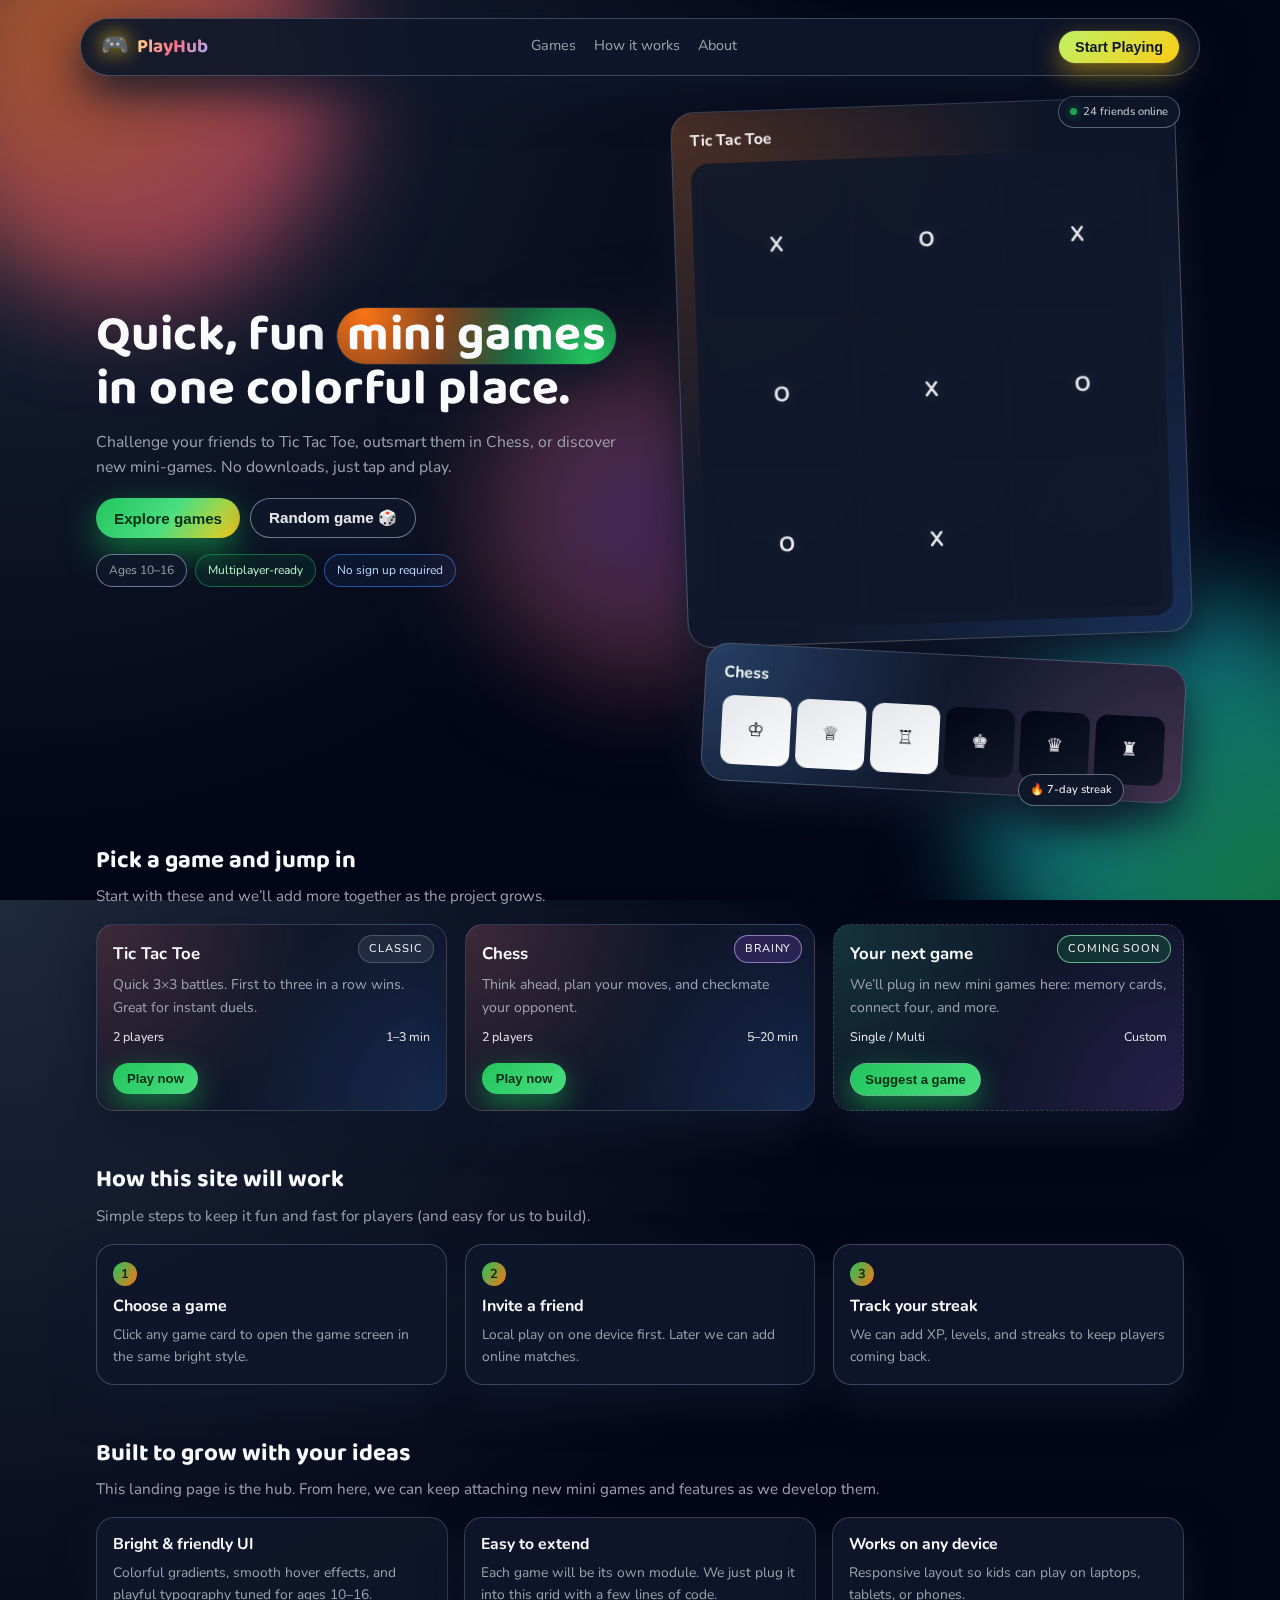
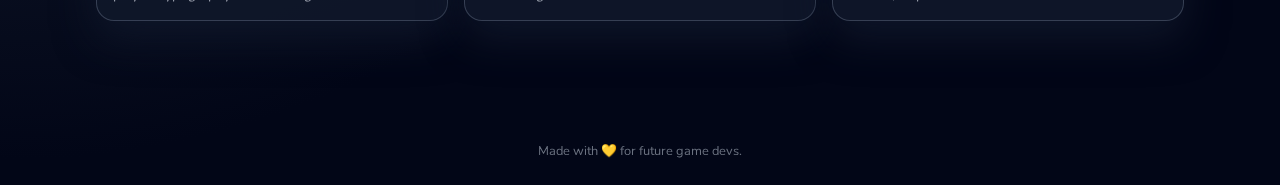
<file: index.html>
<!DOCTYPE html>
<html lang="en">
  <head>
    <meta charset="UTF-8" />
    <meta name="viewport" content="width=device-width, initial-scale=1.0" />
    <title>PlayHub - Mini Games for Everyone</title>
    <link rel="stylesheet" href="styles.css" />
    <link rel="preconnect" href="https://fonts.googleapis.com" />
    <link rel="preconnect" href="https://fonts.gstatic.com" crossorigin />
    <link
      href="https://fonts.googleapis.com/css2?family=Baloo+2:wght@400;600;700&family=Nunito:wght@300;400;600;700&display=swap"
      rel="stylesheet"
    />
  </head>
  <body>
    <div class="background-blobs">
      <div class="blob blob-1"></div>
      <div class="blob blob-2"></div>
      <div class="blob blob-3"></div>
    </div>

    <header class="nav">
      <div class="logo">
        <span class="logo-icon">🎮</span>
        <span class="logo-text">PlayHub</span>
      </div>
      <nav class="nav-links">
        <a href="#games">Games</a>
        <a href="#how-it-works">How it works</a>
        <a href="#about">About</a>
      </nav>
      <button class="nav-cta" type="button">Start Playing</button>
    </header>

    <main>
      <section class="hero">
        <div class="hero-content">
          <h1>
            Quick, fun
            <span class="hero-highlight">mini games</span>
            in one colorful place.
          </h1>
          <p class="hero-subtitle">
            Challenge your friends to Tic Tac Toe, outsmart them in Chess, or
            discover new mini-games. No downloads, just tap and play.
          </p>
          <div class="hero-actions">
            <button class="btn primary" type="button" onclick="scrollToGames()">
              Explore games
            </button>
            <button class="btn ghost" type="button">
              Random game 🎲
            </button>
          </div>
          <div class="hero-tags">
            <span class="pill">Ages 10–16</span>
            <span class="pill pill-secondary">Multiplayer-ready</span>
            <span class="pill pill-soft">No sign up required</span>
          </div>
        </div>
        <div class="hero-showcase">
          <div class="game-preview card tic-tac-toe" id="hero-tic-tac-toe">
            <h3>Tic Tac Toe</h3>
            <div class="grid">
              <span>X</span><span>O</span><span>X</span>
              <span>O</span><span>X</span><span>O</span>
              <span>O</span><span>X</span><span></span>
            </div>
          </div>
          <div class="game-preview card chess" id="hero-chess">
            <h3>Chess</h3>
            <div class="mini-board">
              <span class="piece white">♔</span>
              <span class="piece white">♕</span>
              <span class="piece white">♖</span>
              <span class="piece black">♚</span>
              <span class="piece black">♛</span>
              <span class="piece black">♜</span>
            </div>
          </div>
          <div class="floating-badge badge-players">
            <span class="dot dot-green"></span>
            24 friends online
          </div>
          <div class="floating-badge badge-streak">
            🔥 7‑day streak
          </div>
        </div>
      </section>

      <section id="games" class="games-section">
        <div class="section-header">
          <h2>Pick a game and jump in</h2>
          <p>Start with these and we’ll add more together as the project grows.</p>
        </div>

        <div class="games-grid">
          <article class="game-card">
            <div class="game-badge">Classic</div>
            <h3>Tic Tac Toe</h3>
            <p>Quick 3×3 battles. First to three in a row wins. Great for instant duels.</p>
            <div class="game-meta">
              <span>2 players</span>
              <span>1–3 min</span>
            </div>
            <button class="btn small" type="button" data-game="tic-tac-toe">
              Play now
            </button>
          </article>

          <article class="game-card">
            <div class="game-badge badge-purple">Brainy</div>
            <h3>Chess</h3>
            <p>Think ahead, plan your moves, and checkmate your opponent.</p>
            <div class="game-meta">
              <span>2 players</span>
              <span>5–20 min</span>
            </div>
            <button class="btn small" type="button" data-game="chess">
              Play now
            </button>
          </article>

          <article class="game-card placeholder">
            <div class="game-badge badge-green">Coming soon</div>
            <h3>Your next game</h3>
            <p>We’ll plug in new mini games here: memory cards, connect four, and more.</p>
            <div class="game-meta">
              <span>Single / Multi</span>
              <span>Custom</span>
            </div>
            <button class="btn small outline" type="button">
              Suggest a game
            </button>
          </article>
        </div>
      </section>

      <section id="how-it-works" class="info-section">
        <div class="section-header">
          <h2>How this site will work</h2>
          <p>Simple steps to keep it fun and fast for players (and easy for us to build).</p>
        </div>
        <div class="steps">
          <div class="step">
            <span class="step-number">1</span>
            <h3>Choose a game</h3>
            <p>Click any game card to open the game screen in the same bright style.</p>
          </div>
          <div class="step">
            <span class="step-number">2</span>
            <h3>Invite a friend</h3>
            <p>Local play on one device first. Later we can add online matches.</p>
          </div>
          <div class="step">
            <span class="step-number">3</span>
            <h3>Track your streak</h3>
            <p>We can add XP, levels, and streaks to keep players coming back.</p>
          </div>
        </div>
      </section>

      <section id="about" class="info-section soft">
        <div class="section-header">
          <h2>Built to grow with your ideas</h2>
          <p>
            This landing page is the hub. From here, we can keep attaching new mini
            games and features as we develop them.
          </p>
        </div>
        <div class="about-grid">
          <div class="about-card">
            <h3>Bright & friendly UI</h3>
            <p>Colorful gradients, smooth hover effects, and playful typography tuned for ages 10–16.</p>
          </div>
          <div class="about-card">
            <h3>Easy to extend</h3>
            <p>Each game will be its own module. We just plug it into this grid with a few lines of code.</p>
          </div>
          <div class="about-card">
            <h3>Works on any device</h3>
            <p>Responsive layout so kids can play on laptops, tablets, or phones.</p>
          </div>
        </div>
      </section>
    </main>

    <footer class="footer">
      <p>Made with 💛 for future game devs.</p>
    </footer>

    <div class="toast" id="toast">
      <span class="toast-text"></span>
    </div>

    <script src="script.js"></script>
  </body>
</html>
</file>
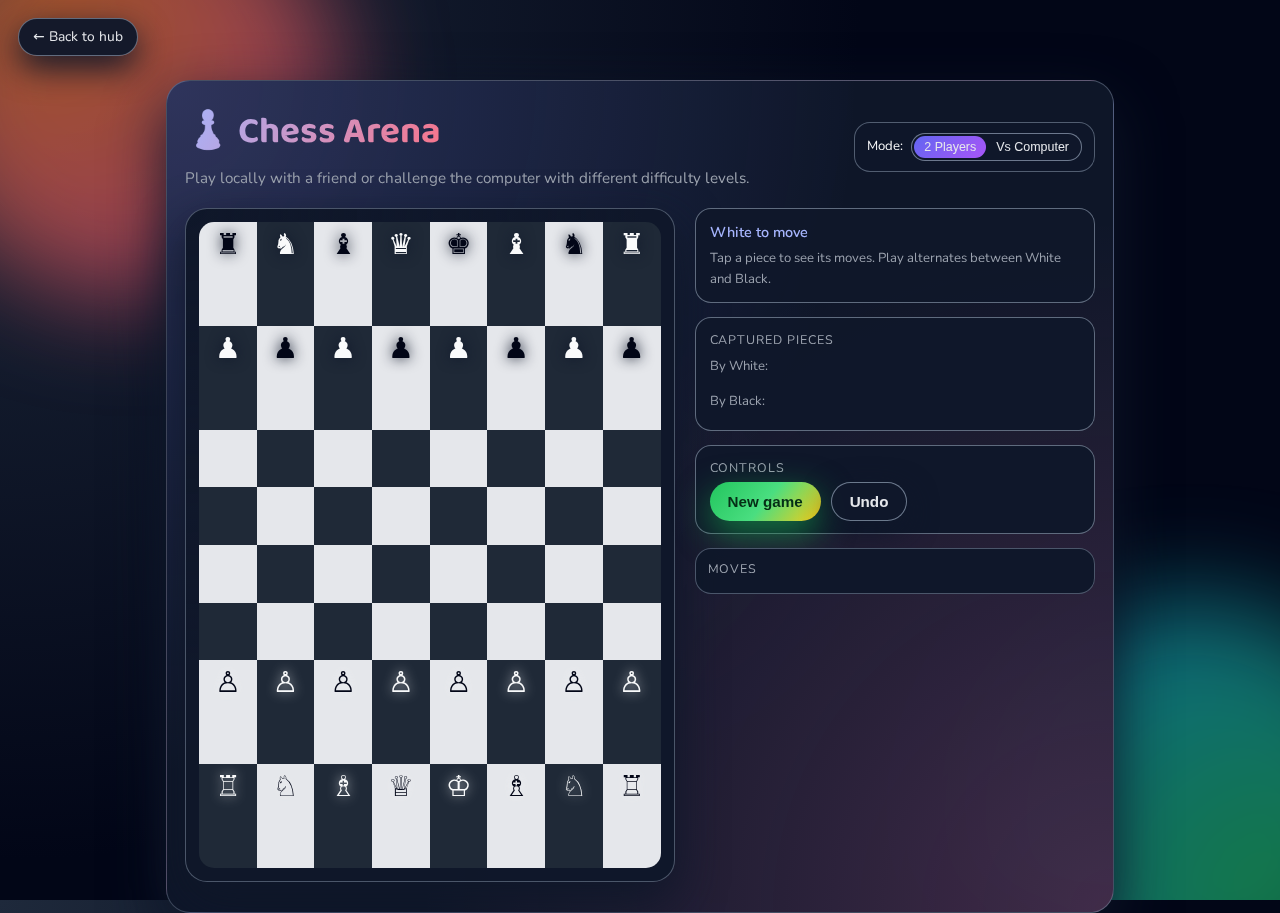
<file: chess.html>
<!DOCTYPE html>
<html lang="en">
  <head>
    <meta charset="UTF-8" />
    <meta name="viewport" content="width=device-width, initial-scale=1.0" />
    <title>Chess - PlayHub</title>
    <link rel="stylesheet" href="styles.css" />
    <link rel="preconnect" href="https://fonts.googleapis.com" />
    <link rel="preconnect" href="https://fonts.gstatic.com" crossorigin />
    <link
      href="https://fonts.googleapis.com/css2?family=Baloo+2:wght@400;600;700&family=Nunito:wght@300;400;600;700&display=swap"
      rel="stylesheet"
    />
    <style>
      .chess-page {
        min-height: 100vh;
        display: flex;
        flex-direction: column;
      }

      .chess-container {
        max-width: 980px;
        margin: 80px auto 40px;
        padding: 22px 18px 30px;
        border-radius: 24px;
        border: 1px solid rgba(148, 163, 184, 0.4);
        background: radial-gradient(circle at 0 0, rgba(129, 140, 248, 0.24), transparent 55%),
          radial-gradient(circle at 100% 100%, rgba(244, 114, 182, 0.22), transparent 55%),
          rgba(15, 23, 42, 0.96);
        box-shadow: 0 24px 60px rgba(15, 23, 42, 0.96);
        backdrop-filter: blur(22px);
      }

      .chess-header {
        display: flex;
        justify-content: space-between;
        align-items: center;
        gap: 16px;
        margin-bottom: 18px;
      }

      .chess-header-main h1 {
        font-family: "Baloo 2", system-ui;
        font-size: 2.3rem;
        margin-bottom: 4px;
        background: linear-gradient(120deg, #a5b4fc, #fb7185, #facc15);
        -webkit-background-clip: text;
        color: transparent;
      }

      .chess-header-main p {
        font-size: 0.95rem;
        color: var(--text-muted);
      }

      .mode-panel {
        padding: 10px 12px;
        border-radius: 16px;
        background: rgba(15, 23, 42, 0.96);
        border: 1px solid rgba(148, 163, 184, 0.5);
        font-size: 0.82rem;
        display: flex;
        flex-direction: column;
        gap: 8px;
      }

      .mode-row {
        display: flex;
        gap: 8px;
        flex-wrap: wrap;
        align-items: center;
      }

      .pill-toggle-group {
        display: inline-flex;
        border-radius: 999px;
        background: rgba(15, 23, 42, 0.9);
        border: 1px solid rgba(148, 163, 184, 0.7);
        padding: 2px;
      }

      .pill-toggle {
        border-radius: 999px;
        padding: 4px 10px;
        font-size: 0.78rem;
        border: none;
        background: transparent;
        color: #e5e7eb;
        cursor: pointer;
        transition: background 0.16s ease, color 0.16s ease;
      }

      .pill-toggle.active {
        background: linear-gradient(135deg, #6366f1, #a855f7);
        color: #e5e7eb;
      }

      .select {
        background: rgba(15, 23, 42, 0.96);
        border-radius: 999px;
        border: 1px solid rgba(148, 163, 184, 0.7);
        color: #e5e7eb;
        padding: 4px 10px;
        font-size: 0.8rem;
        outline: none;
      }

      .chess-layout {
        display: grid;
        grid-template-columns: minmax(0, 1.1fr) minmax(0, 0.9fr);
        gap: 20px;
        margin-top: 10px;
      }

      .board-wrapper {
        border-radius: 22px;
        padding: 12px;
        background: radial-gradient(circle at 0 0, rgba(15, 23, 42, 0.8), transparent 55%),
          rgba(15, 23, 42, 0.98);
        box-shadow: 0 18px 48px rgba(15, 23, 42, 0.98);
        border: 1px solid rgba(148, 163, 184, 0.45);
      }

      .board {
        display: grid;
        grid-template-columns: repeat(8, 1fr);
        gap: 0;
        border-radius: 16px;
        overflow: hidden;
        border: 1px solid rgba(15, 23, 42, 0.9);
      }

      .square {
        position: relative;
        width: 100%;
        padding-bottom: 100%; /* square */
        font-size: 1.8rem;
        display: flex;
        align-items: center;
        justify-content: center;
        cursor: pointer;
        transition: background 0.15s ease, box-shadow 0.15s ease, transform 0.15s ease;
      }

      .square.light {
        background: #e5e7eb;
        color: #020617;
      }

      .square.dark {
        background: #1f2937;
        color: #f9fafb;
      }

      .square.highlight-move {
        box-shadow: inset 0 0 0 2px rgba(56, 189, 248, 0.9);
      }

      .square.highlight-capture {
        box-shadow: inset 0 0 0 2px rgba(248, 113, 113, 0.9);
      }

      .square.selected {
        box-shadow: inset 0 0 0 3px rgba(52, 211, 153, 0.95);
        transform: translateY(-1px);
      }

      .piece-white {
        text-shadow: 0 0 12px rgba(249, 250, 251, 0.8);
      }

      .piece-black {
        text-shadow: 0 0 14px rgba(15, 23, 42, 0.9);
      }

      .side-panel {
        display: flex;
        flex-direction: column;
        gap: 14px;
      }

      .status-box {
        padding: 12px 14px;
        border-radius: 16px;
        background: rgba(15, 23, 42, 0.98);
        border: 1px solid rgba(148, 163, 184, 0.6);
        font-size: 0.9rem;
      }

      .status-main {
        font-weight: 600;
      }

      .status-main.player-white {
        color: #a5b4fc;
      }

      .status-main.player-black {
        color: #fb7185;
      }

      .status-main.computer-turn {
        color: #facc15;
      }

      .status-sub {
        margin-top: 4px;
        font-size: 0.82rem;
        color: var(--text-muted);
      }

      .captured-row {
        display: flex;
        gap: 6px;
        flex-wrap: wrap;
        margin-top: 6px;
        font-size: 1.1rem;
      }

      .panel-heading {
        font-size: 0.78rem;
        text-transform: uppercase;
        letter-spacing: 0.08em;
        color: var(--text-muted);
        margin-bottom: 4px;
      }

      .controls-row {
        display: flex;
        gap: 10px;
        flex-wrap: wrap;
      }

      .moves-log {
        padding: 10px 12px;
        border-radius: 16px;
        background: rgba(15, 23, 42, 0.96);
        border: 1px solid rgba(148, 163, 184, 0.45);
        font-size: 0.8rem;
        max-height: 210px;
        overflow-y: auto;
      }

      .moves-log-list {
        list-style: none;
        padding: 0;
        margin: 0;
        display: grid;
        grid-template-columns: repeat(2, minmax(0, 1fr));
        column-gap: 12px;
        row-gap: 2px;
      }

      .move-item {
        color: #e5e7eb;
      }

      .move-item span {
        color: var(--text-muted);
        margin-right: 4px;
      }

      .back-button {
        position: fixed;
        top: 18px;
        left: 18px;
        padding: 7px 14px;
        background: rgba(15, 23, 42, 0.96);
        border: 1px solid rgba(148, 163, 184, 0.6);
        border-radius: 999px;
        color: #e5e7eb;
        text-decoration: none;
        font-size: 0.86rem;
        display: inline-flex;
        align-items: center;
        gap: 6px;
        box-shadow: 0 12px 32px rgba(15, 23, 42, 0.96);
        transition: transform 0.16s ease, box-shadow 0.16s ease, border-color 0.16s ease;
        z-index: 25;
      }

      .back-button:hover {
        transform: translateX(-2px);
        border-color: rgba(248, 250, 252, 0.7);
        box-shadow: 0 16px 40px rgba(15, 23, 42, 0.98);
      }

      @media (max-width: 900px) {
        .chess-container {
          margin-top: 76px;
        }
        .chess-header {
          flex-direction: column;
          align-items: flex-start;
        }
        .chess-layout {
          grid-template-columns: 1fr;
        }
      }
    </style>
  </head>
  <body class="chess-page">
    <div class="background-blobs">
      <div class="blob blob-1"></div>
      <div class="blob blob-2"></div>
      <div class="blob blob-3"></div>
    </div>

    <a href="index.html" class="back-button">← Back to hub</a>

    <main class="chess-container">
      <header class="chess-header">
        <div class="chess-header-main">
          <h1>♟️ Chess Arena</h1>
          <p>Play locally with a friend or challenge the computer with different difficulty levels.</p>
        </div>
        <div class="mode-panel">
          <div class="mode-row">
            <span>Mode:</span>
            <div class="pill-toggle-group">
              <button class="pill-toggle active" id="mode-human">2 Players</button>
              <button class="pill-toggle" id="mode-computer">Vs Computer</button>
            </div>
          </div>
          <div class="mode-row" id="difficulty-row" style="display: none">
            <span>Difficulty:</span>
            <select class="select" id="difficulty-select">
              <option value="easy">Easy</option>
              <option value="medium">Medium</option>
              <option value="hard">Hard</option>
              <option value="extreme">Extreme</option>
            </select>
          </div>
        </div>
      </header>

      <section class="chess-layout">
        <div class="board-wrapper">
          <div id="board" class="board"></div>
        </div>

        <aside class="side-panel">
          <div class="status-box">
            <div id="status-main" class="status-main player-white">White to move</div>
            <div id="status-sub" class="status-sub">
              Select a piece to see its possible moves. Checkmate ends the game.
            </div>
          </div>

          <div class="status-box">
            <div class="panel-heading">Captured pieces</div>
            <div>
              <span style="font-size: 0.82rem; color: var(--text-muted)">By White:</span>
              <div id="captured-by-white" class="captured-row"></div>
            </div>
            <div style="margin-top: 6px">
              <span style="font-size: 0.82rem; color: var(--text-muted)">By Black:</span>
              <div id="captured-by-black" class="captured-row"></div>
            </div>
          </div>

          <div class="status-box">
            <div class="panel-heading">Controls</div>
            <div class="controls-row">
              <button class="btn primary" type="button" id="new-game-btn">New game</button>
              <button class="btn ghost" type="button" id="undo-btn">Undo</button>
            </div>
          </div>

          <div class="moves-log">
            <div class="panel-heading">Moves</div>
            <ul id="moves-list" class="moves-log-list"></ul>
          </div>
        </aside>
      </section>
    </main>

    <script>
      // --- Basic chess engine (simplified, no castling/en-passant/promotion yet) ---
      const boardEl = document.getElementById("board");
      const statusMainEl = document.getElementById("status-main");
      const statusSubEl = document.getElementById("status-sub");
      const capturedWhiteEl = document.getElementById("captured-by-white");
      const capturedBlackEl = document.getElementById("captured-by-black");
      const movesListEl = document.getElementById("moves-list");
      const newGameBtn = document.getElementById("new-game-btn");
      const undoBtn = document.getElementById("undo-btn");
      const modeHumanBtn = document.getElementById("mode-human");
      const modeComputerBtn = document.getElementById("mode-computer");
      const difficultyRow = document.getElementById("difficulty-row");
      const difficultySelect = document.getElementById("difficulty-select");

      const START_FEN =
        "rnbqkbnr/pppppppp/8/8/8/8/PPPPPPPP/RNBQKBNR w"; // simplified FEN without extra fields

      let gameState = createGameStateFromFen(START_FEN);
      let selectedSquare = null;
      let legalMovesForSelected = [];
      let moveHistory = [];
      let mode = "human"; // 'human' or 'computer'
      let difficulty = "easy"; // easy | medium | hard | extreme
      let isComputing = false;

      const pieceSymbols = {
        p: "♟",
        r: "♜",
        n: "♞",
        b: "♝",
        q: "♛",
        k: "♚",
        P: "♙",
        R: "♖",
        N: "♘",
        B: "♗",
        Q: "♕",
        K: "♔",
      };

      function createGameStateFromFen(fen) {
        const [position, activeColor] = fen.split(" ");
        const rows = position.split("/");
        const board = [];
        for (let r = 0; r < 8; r++) {
          const row = [];
          let rowStr = rows[r];
          for (const ch of rowStr) {
            if (Number.isInteger(Number(ch))) {
              const count = Number(ch);
              for (let i = 0; i < count; i++) row.push(null);
            } else {
              row.push(ch);
            }
          }
          board.push(row);
        }
        return {
          board,
          activeColor: activeColor || "w",
          halfmove: 0,
          fullmove: 1,
          capturedWhite: [],
          capturedBlack: [],
        };
      }

      function cloneState(state) {
        return {
          board: state.board.map((row) => row.slice()),
          activeColor: state.activeColor,
          halfmove: state.halfmove,
          fullmove: state.fullmove,
          capturedWhite: state.capturedWhite.slice(),
          capturedBlack: state.capturedBlack.slice(),
        };
      }

      function squareId(row, col) {
        return row * 8 + col;
      }

      function rowColFromId(id) {
        return { row: Math.floor(id / 8), col: id % 8 };
      }

      function renderBoard() {
        boardEl.innerHTML = "";
        for (let row = 0; row < 8; row++) {
          for (let col = 0; col < 8; col++) {
            const sq = document.createElement("div");
            sq.classList.add("square");
            const isLight = (row + col) % 2 === 0;
            sq.classList.add(isLight ? "light" : "dark");
            sq.dataset.id = squareId(row, col);
            const piece = gameState.board[row][col];
            if (piece) {
              const span = document.createElement("span");
              span.textContent = pieceSymbols[piece] || "";
              span.classList.add(piece === piece.toUpperCase() ? "piece-white" : "piece-black");
              sq.appendChild(span);
            }
            sq.addEventListener("click", () => handleSquareClick(row, col));
            boardEl.appendChild(sq);
          }
        }
        updateStatus();
        renderCaptured();
        renderMovesLog();
      }

      function handleSquareClick(row, col) {
        if (isComputing) return;

        const piece = gameState.board[row][col];
        const currentColor = gameState.activeColor;
        const isComputerTurn = mode === "computer" && currentColor === "b";
        if (isComputerTurn) return;

        const isOurPiece =
          piece && ((currentColor === "w" && piece === piece.toUpperCase()) || (currentColor === "b" && piece === piece.toLowerCase()));

        const clickedId = squareId(row, col);

        if (selectedSquare !== null && legalMovesForSelected.some((m) => m.to === clickedId)) {
          const move = legalMovesForSelected.find((m) => m.to === clickedId);
          makeMove(move);
          return;
        }

        if (!isOurPiece) {
          clearSelection();
          return;
        }

        selectedSquare = clickedId;
        legalMovesForSelected = generateLegalMovesForSquare(gameState, row, col);
        highlightSelection();
      }

      function highlightSelection() {
        document.querySelectorAll(".square").forEach((sq) => {
          sq.classList.remove("selected", "highlight-move", "highlight-capture");
        });

        if (selectedSquare === null) return;
        const { row, col } = rowColFromId(selectedSquare);
        const selEl = document.querySelector(`.square[data-id="${selectedSquare}"]`);
        if (selEl) selEl.classList.add("selected");

        legalMovesForSelected.forEach((m) => {
          const el = document.querySelector(`.square[data-id="${m.to}"]`);
          if (!el) return;
          if (m.captured) el.classList.add("highlight-capture");
          else el.classList.add("highlight-move");
        });
      }

      function clearSelection() {
        selectedSquare = null;
        legalMovesForSelected = [];
        document
          .querySelectorAll(".square")
          .forEach((sq) => sq.classList.remove("selected", "highlight-move", "highlight-capture"));
      }

      function generateAllLegalMoves(state, color) {
        const moves = [];
        for (let r = 0; r < 8; r++) {
          for (let c = 0; c < 8; c++) {
            const piece = state.board[r][c];
            if (!piece) continue;
            const isWhite = piece === piece.toUpperCase();
            if ((color === "w" && !isWhite) || (color === "b" && isWhite)) continue;
            moves.push(...generateLegalMovesForSquare(state, r, c));
          }
        }
        return moves;
      }

      function generateLegalMovesForSquare(state, row, col) {
        const piece = state.board[row][col];
        if (!piece) return [];
        const isWhite = piece === piece.toUpperCase();
        const color = isWhite ? "w" : "b";

        const dirPawn = isWhite ? -1 : 1;
        const startRow = isWhite ? 6 : 1;
        const moves = [];

        function addMove(toRow, toCol, options = {}) {
          if (toRow < 0 || toRow > 7 || toCol < 0 || toCol > 7) return;
          const target = state.board[toRow][toCol];
          if (target && ((color === "w" && target === target.toUpperCase()) || (color === "b" && target === target.toLowerCase()))) {
            return;
          }
          const move = {
            from: squareId(row, col),
            to: squareId(toRow, toCol),
            piece,
            captured: target || null,
          };
          if (!wouldLeaveKingInCheck(state, move, color)) {
            moves.push(move);
          }
        }

        const lower = piece.toLowerCase();

        if (lower === "p") {
          const nextRow = row + dirPawn;
          if (state.board[nextRow] && state.board[nextRow][col] === null) {
            addMove(nextRow, col);
            const twoRow = row + dirPawn * 2;
            if (row === startRow && state.board[twoRow][col] === null) addMove(twoRow, col);
          }
          [col - 1, col + 1].forEach((nc) => {
            if (state.board[nextRow] && state.board[nextRow][nc]) {
              addMove(nextRow, nc);
            }
          });
        } else if (lower === "n") {
          const jumps = [
            [row - 2, col - 1],
            [row - 2, col + 1],
            [row - 1, col - 2],
            [row - 1, col + 2],
            [row + 1, col - 2],
            [row + 1, col + 2],
            [row + 2, col - 1],
            [row + 2, col + 1],
          ];
          jumps.forEach(([r, c]) => addMove(r, c));
        } else if (lower === "b" || lower === "r" || lower === "q") {
          const directions = [];
          if (lower === "b" || lower === "q") {
            directions.push(
              [1, 1],
              [1, -1],
              [-1, 1],
              [-1, -1]
            );
          }
          if (lower === "r" || lower === "q") {
            directions.push(
              [1, 0],
              [-1, 0],
              [0, 1],
              [0, -1]
            );
          }
          for (const [dr, dc] of directions) {
            let r = row + dr;
            let c = col + dc;
            while (r >= 0 && r < 8 && c >= 0 && c < 8) {
              const target = state.board[r][c];
              if (target === null) {
                addMove(r, c);
              } else {
                addMove(r, c);
                break;
              }
              r += dr;
              c += dc;
            }
          }
        } else if (lower === "k") {
          for (let dr = -1; dr <= 1; dr++) {
            for (let dc = -1; dc <= 1; dc++) {
              if (dr === 0 && dc === 0) continue;
              addMove(row + dr, col + dc);
            }
          }
        }

        return moves;
      }

      function wouldLeaveKingInCheck(state, move, color) {
        const next = cloneState(state);
        const { row: fromRow, col: fromCol } = rowColFromId(move.from);
        const { row: toRow, col: toCol } = rowColFromId(move.to);
        next.board[toRow][toCol] = next.board[fromRow][fromCol];
        next.board[fromRow][fromCol] = null;
        return isKingInCheck(next, color);
      }

      function findKing(state, color) {
        const kingChar = color === "w" ? "K" : "k";
        for (let r = 0; r < 8; r++) {
          for (let c = 0; c < 8; c++) {
            if (state.board[r][c] === kingChar) return { row: r, col: c };
          }
        }
        return null;
      }

      function isKingInCheck(state, color) {
        const kingPos = findKing(state, color);
        if (!kingPos) return false;
        const enemyColor = color === "w" ? "b" : "w";
        const enemyMoves = generateAllLegalMovesIgnoringCheck(state, enemyColor);
        const kingId = squareId(kingPos.row, kingPos.col);
        return enemyMoves.some((m) => m.to === kingId);
      }

      function generateAllLegalMovesIgnoringCheck(state, color) {
        const moves = [];
        for (let r = 0; r < 8; r++) {
          for (let c = 0; c < 8; c++) {
            const piece = state.board[r][c];
            if (!piece) continue;
            const isWhite = piece === piece.toUpperCase();
            if ((color === "w" && !isWhite) || (color === "b" && isWhite)) continue;
            moves.push(...generatePseudoMovesForSquare(state, r, c));
          }
        }
        return moves;
      }

      function generatePseudoMovesForSquare(state, row, col) {
        const piece = state.board[row][col];
        if (!piece) return [];
        const isWhite = piece === piece.toUpperCase();
        const color = isWhite ? "w" : "b";
        const dirPawn = isWhite ? -1 : 1;
        const startRow = isWhite ? 6 : 1;
        const moves = [];

        function addMove(toRow, toCol) {
          if (toRow < 0 || toRow > 7 || toCol < 0 || toCol > 7) return;
          const target = state.board[toRow][toCol];
          if (target && ((color === "w" && target === target.toUpperCase()) || (color === "b" && target === target.toLowerCase()))) {
            return;
          }
          moves.push({
            from: squareId(row, col),
            to: squareId(toRow, toCol),
            piece,
            captured: target || null,
          });
        }

        const lower = piece.toLowerCase();

        if (lower === "p") {
          const nextRow = row + dirPawn;
          if (state.board[nextRow] && state.board[nextRow][col] === null) {
            addMove(nextRow, col);
            const twoRow = row + dirPawn * 2;
            if (row === startRow && state.board[twoRow][col] === null) addMove(twoRow, col);
          }
          [col - 1, col + 1].forEach((nc) => {
            if (state.board[nextRow] && state.board[nextRow][nc]) {
              addMove(nextRow, nc);
            }
          });
        } else if (lower === "n") {
          const jumps = [
            [row - 2, col - 1],
            [row - 2, col + 1],
            [row - 1, col - 2],
            [row - 1, col + 2],
            [row + 1, col - 2],
            [row + 1, col + 2],
            [row + 2, col - 1],
            [row + 2, col + 1],
          ];
          jumps.forEach(([r, c]) => addMove(r, c));
        } else if (lower === "b" || lower === "r" || lower === "q") {
          const directions = [];
          if (lower === "b" || lower === "q") {
            directions.push(
              [1, 1],
              [1, -1],
              [-1, 1],
              [-1, -1]
            );
          }
          if (lower === "r" || lower === "q") {
            directions.push(
              [1, 0],
              [-1, 0],
              [0, 1],
              [0, -1]
            );
          }
          for (const [dr, dc] of directions) {
            let r = row + dr;
            let c = col + dc;
            while (r >= 0 && r < 8 && c >= 0 && c < 8) {
              const target = state.board[r][c];
              if (target === null) {
                addMove(r, c);
              } else {
                addMove(r, c);
                break;
              }
              r += dr;
              c += dc;
            }
          }
        } else if (lower === "k") {
          for (let dr = -1; dr <= 1; dr++) {
            for (let dc = -1; dc <= 1; dc++) {
              if (dr === 0 && dc === 0) continue;
              addMove(row + dr, col + dc);
            }
          }
        }

        return moves;
      }

      function makeMove(move, options = { fromComputer: false }) {
        const prevState = cloneState(gameState);
        const { row: fromRow, col: fromCol } = rowColFromId(move.from);
        const { row: toRow, col: toCol } = rowColFromId(move.to);
        const movingPiece = gameState.board[fromRow][fromCol];
        const targetPiece = gameState.board[toRow][toCol];

        gameState.board[toRow][toCol] = movingPiece;
        gameState.board[fromRow][fromCol] = null;

        if (targetPiece) {
          if (movingPiece === movingPiece.toUpperCase()) gameState.capturedWhite.push(targetPiece);
          else gameState.capturedBlack.push(targetPiece);
        }

        moveHistory.push({ state: prevState, move });

        if (gameState.activeColor === "b") {
          gameState.fullmove += 1;
        }
        gameState.activeColor = gameState.activeColor === "w" ? "b" : "w";

        clearSelection();
        renderBoard();
        maybeTriggerComputerMove(options.fromComputer);
      }

      function undoLastMove() {
        if (!moveHistory.length || isComputing) return;
        const last = moveHistory.pop();
        gameState = last.state;
        clearSelection();
        renderBoard();
      }

      function maybeTriggerComputerMove(fromComputer) {
        if (mode !== "computer") return;
        if (fromComputer) return;
        if (gameState.activeColor !== "b") return;

        const allMoves = generateAllLegalMoves(gameState, "b");
        if (!allMoves.length) {
          const inCheck = isKingInCheck(gameState, "b");
          if (inCheck) {
            statusMainEl.textContent = "Checkmate! White wins 🎉";
          } else {
            statusMainEl.textContent = "Stalemate. It's a draw 🤝";
          }
          return;
        }

        isComputing = true;
        updateStatus();

        setTimeout(() => {
          const chosen = chooseComputerMove(gameState, difficulty);
          isComputing = false;
          if (chosen) {
            makeMove(chosen, { fromComputer: true });
          }
        }, difficulty === "easy" ? 250 : 450);
      }

      function chooseComputerMove(state, difficultyLevel) {
        const color = "b";
        const moves = generateAllLegalMoves(state, color);
        if (!moves.length) return null;

        if (difficultyLevel === "easy") {
          return moves[Math.floor(Math.random() * moves.length)];
        }

        // scoring with shallow search
        const depth = difficultyLevel === "medium" ? 1 : difficultyLevel === "hard" ? 2 : 3;

        let bestScore = -Infinity;
        let bestMoves = [];

        for (const move of moves) {
          const next = cloneState(state);
          const { row: fromRow, col: fromCol } = rowColFromId(move.from);
          const { row: toRow, col: toCol } = rowColFromId(move.to);
          const movingPiece = next.board[fromRow][fromCol];
          const targetPiece = next.board[toRow][toCol];
          next.board[toRow][toCol] = movingPiece;
          next.board[fromRow][fromCol] = null;
          next.activeColor = next.activeColor === "w" ? "b" : "w";

          const score = minimax(next, depth - 1, -Infinity, Infinity, false);
          if (score > bestScore) {
            bestScore = score;
            bestMoves = [move];
          } else if (score === bestScore) {
            bestMoves.push(move);
          }
        }

        return bestMoves[Math.floor(Math.random() * bestMoves.length)];
      }

      function minimax(state, depth, alpha, beta, maximizingForBlack) {
        if (depth === 0) return evaluateBoard(state);

        const color = maximizingForBlack ? "b" : "w";
        const moves = generateAllLegalMoves(state, color);

        if (!moves.length) {
          const inCheck = isKingInCheck(state, color);
          if (inCheck) {
            return maximizingForBlack ? -9999 : 9999;
          }
          return 0;
        }

        if (maximizingForBlack) {
          let maxEval = -Infinity;
          for (const move of moves) {
            const next = cloneState(state);
            const { row: fromRow, col: fromCol } = rowColFromId(move.from);
            const { row: toRow, col: toCol } = rowColFromId(move.to);
            const movingPiece = next.board[fromRow][fromCol];
            next.board[toRow][toCol] = movingPiece;
            next.board[fromRow][fromCol] = null;
            next.activeColor = next.activeColor === "w" ? "b" : "w";
            const evalScore = minimax(next, depth - 1, alpha, beta, false);
            maxEval = Math.max(maxEval, evalScore);
            alpha = Math.max(alpha, evalScore);
            if (beta <= alpha) break;
          }
          return maxEval;
        } else {
          let minEval = Infinity;
          for (const move of moves) {
            const next = cloneState(state);
            const { row: fromRow, col: fromCol } = rowColFromId(move.from);
            const { row: toRow, col: toCol } = rowColFromId(move.to);
            const movingPiece = next.board[fromRow][fromCol];
            next.board[toRow][toCol] = movingPiece;
            next.board[fromRow][fromCol] = null;
            next.activeColor = next.activeColor === "w" ? "b" : "w";
            const evalScore = minimax(next, depth - 1, alpha, beta, true);
            minEval = Math.min(minEval, evalScore);
            beta = Math.min(beta, evalScore);
            if (beta <= alpha) break;
          }
          return minEval;
        }
      }

      function evaluateBoard(state) {
        const values = {
          p: 1,
          n: 3,
          b: 3,
          r: 5,
          q: 9,
          k: 1000,
        };
        let score = 0;
        for (let r = 0; r < 8; r++) {
          for (let c = 0; c < 8; c++) {
            const piece = state.board[r][c];
            if (!piece) continue;
            const val = values[piece.toLowerCase()] || 0;
            score += piece === piece.toUpperCase() ? val : -val;
          }
        }
        return score;
      }

      function updateStatus() {
        const color = gameState.activeColor;
        const allMoves = generateAllLegalMoves(gameState, color);
        const inCheck = isKingInCheck(gameState, color);
        const isComputerTurn = mode === "computer" && color === "b";

        if (!allMoves.length) {
          if (inCheck) {
            statusMainEl.textContent =
              color === "w" ? "Checkmate! Black wins 🎉" : "Checkmate! White wins 🎉";
          } else {
            statusMainEl.textContent = "Stalemate. It's a draw 🤝";
          }
          statusMainEl.className = "status-main";
          statusSubEl.textContent =
            "Game over. Start a new game or change the mode/difficulty to try again.";
          return;
        }

        if (color === "w") {
          statusMainEl.textContent = "White to move";
          statusMainEl.className = "status-main player-white";
        } else if (isComputerTurn) {
          statusMainEl.textContent = "Computer (Black) is thinking...";
          statusMainEl.className = "status-main computer-turn";
        } else {
          statusMainEl.textContent = "Black to move";
          statusMainEl.className = "status-main player-black";
        }

        if (inCheck) {
          statusSubEl.textContent = "Check! Defend your king or block the attack.";
        } else if (mode === "computer" && color === "b") {
          statusSubEl.textContent = "Computer will pick a move based on the selected difficulty.";
        } else if (mode === "computer") {
          statusSubEl.textContent =
            "You control the white pieces. Try to checkmate the computer!";
        } else {
          statusSubEl.textContent =
            "Tap a piece to see its moves. Play alternates between White and Black.";
        }
      }

      function renderCaptured() {
        capturedWhiteEl.innerHTML = "";
        capturedBlackEl.innerHTML = "";
        gameState.capturedWhite.forEach((p) => {
          const span = document.createElement("span");
          span.textContent = pieceSymbols[p] || "";
          capturedWhiteEl.appendChild(span);
        });
        gameState.capturedBlack.forEach((p) => {
          const span = document.createElement("span");
          span.textContent = pieceSymbols[p] || "";
          capturedBlackEl.appendChild(span);
        });
      }

      function renderMovesLog() {
        movesListEl.innerHTML = "";
        moveHistory.forEach((entry, index) => {
          const li = document.createElement("li");
          li.classList.add("move-item");
          const moveNum = Math.floor(index / 2) + 1;
          const color = index % 2 === 0 ? "White" : "Black";
          const { from, to, piece, captured } = entry.move;
          li.innerHTML = `<span>${moveNum}.${color[0]}</span>${piece} ${squareName(from)}→${squareName(
            to
          )}${captured ? " x" + captured : ""}`;
          movesListEl.appendChild(li);
        });
      }

      function squareName(id) {
        const files = "abcdefgh";
        const { row, col } = rowColFromId(id);
        return files[col] + (8 - row);
      }

      function resetGame() {
        gameState = createGameStateFromFen(START_FEN);
        moveHistory = [];
        clearSelection();
        renderBoard();
        maybeTriggerComputerMove(false);
      }

      newGameBtn.addEventListener("click", () => resetGame());
      undoBtn.addEventListener("click", () => undoLastMove());

      modeHumanBtn.addEventListener("click", () => {
        mode = "human";
        modeHumanBtn.classList.add("active");
        modeComputerBtn.classList.remove("active");
        difficultyRow.style.display = "none";
        resetGame();
      });

      modeComputerBtn.addEventListener("click", () => {
        mode = "computer";
        modeComputerBtn.classList.add("active");
        modeHumanBtn.classList.remove("active");
        difficultyRow.style.display = "flex";
        resetGame();
      });

      difficultySelect.addEventListener("change", () => {
        difficulty = difficultySelect.value;
      });

      // initial render
      renderBoard();
      maybeTriggerComputerMove(false);
    </script>
  </body>
</html>
</file>
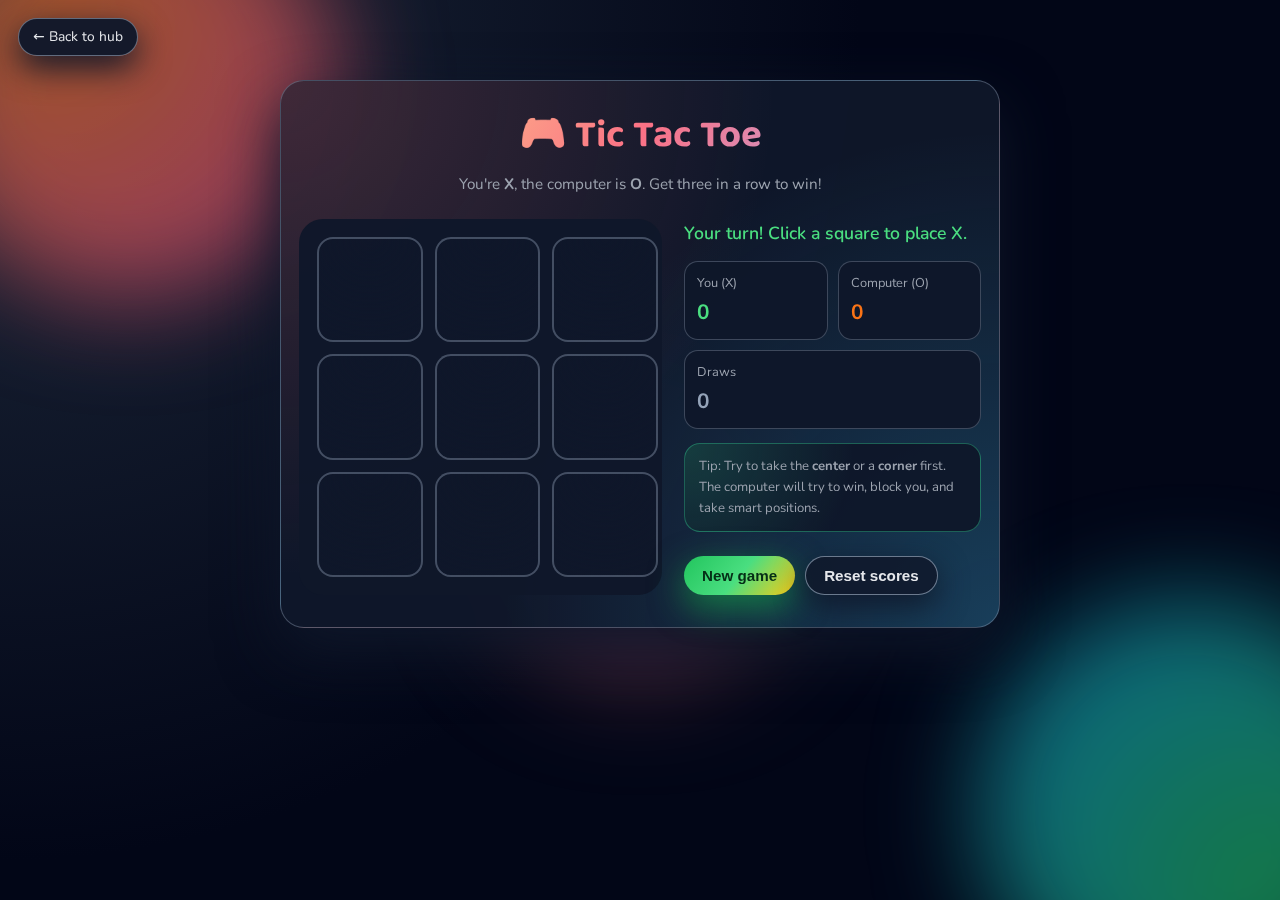
<file: tic-tac-toe.html>
<!DOCTYPE html>
<html lang="en">
  <head>
    <meta charset="UTF-8" />
    <meta name="viewport" content="width=device-width, initial-scale=1.0" />
    <title>Tic Tac Toe - PlayHub</title>
    <link rel="stylesheet" href="styles.css" />
    <link rel="preconnect" href="https://fonts.googleapis.com" />
    <link rel="preconnect" href="https://fonts.gstatic.com" crossorigin />
    <link
      href="https://fonts.googleapis.com/css2?family=Baloo+2:wght@400;600;700&family=Nunito:wght@300;400;600;700&display=swap"
      rel="stylesheet"
    />
    <style>
      .game-page {
        min-height: 100vh;
        display: flex;
        flex-direction: column;
      }

      .game-container {
        max-width: 720px;
        margin: 80px auto 40px;
        padding: 24px 18px 32px;
        border-radius: 24px;
        border: 1px solid rgba(148, 163, 184, 0.4);
        background: radial-gradient(circle at 0 0, rgba(248, 113, 113, 0.2), transparent 55%),
          radial-gradient(circle at 100% 100%, rgba(56, 189, 248, 0.24), transparent 55%),
          rgba(15, 23, 42, 0.96);
        box-shadow: 0 24px 60px rgba(15, 23, 42, 0.96);
        backdrop-filter: blur(24px);
      }

      .game-header {
        text-align: center;
        margin-bottom: 22px;
      }

      .game-header h1 {
        font-family: "Baloo 2", system-ui;
        font-size: 2.4rem;
        margin-bottom: 6px;
        background: linear-gradient(120deg, #fde68a, #fb7185, #a5b4fc);
        -webkit-background-clip: text;
        color: transparent;
      }

      .game-header p {
        color: var(--text-muted);
        font-size: 0.95rem;
      }

      .game-layout {
        display: grid;
        grid-template-columns: minmax(0, 1.1fr) minmax(0, 0.9fr);
        gap: 22px;
        margin-top: 10px;
      }

      .game-board {
        display: grid;
        grid-template-columns: repeat(3, 1fr);
        gap: 12px;
        background: rgba(15, 23, 42, 0.98);
        border-radius: 24px;
        padding: 18px;
      }

      .cell {
        aspect-ratio: 1 / 1;
        display: flex;
        align-items: center;
        justify-content: center;
        border-radius: 16px;
        background: radial-gradient(circle at top, rgba(15, 23, 42, 0.1), rgba(15, 23, 42, 1));
        border: 2px solid rgba(148, 163, 184, 0.4);
        color: #e5e7eb;
        font-size: 2.6rem;
        font-weight: 700;
        cursor: pointer;
        transition: transform 0.16s ease, box-shadow 0.16s ease, border-color 0.16s ease,
          background 0.16s ease, opacity 0.16s ease;
        font-family: "Baloo 2", system-ui;
      }

      .cell:hover:not(.disabled) {
        background: radial-gradient(circle at top, rgba(34, 197, 94, 0.2), rgba(15, 23, 42, 0.96));
        border-color: rgba(34, 197, 94, 0.75);
        transform: scale(1.05);
        box-shadow: 0 12px 26px rgba(22, 163, 74, 0.5);
      }

      .cell.disabled {
        cursor: not-allowed;
        opacity: 0.75;
      }

      .cell.x {
        color: #4ade80;
        text-shadow: 0 0 18px rgba(74, 222, 128, 0.6);
      }

      .cell.o {
        color: #f97316;
        text-shadow: 0 0 18px rgba(249, 115, 22, 0.6);
      }

      .cell.winning {
        background: radial-gradient(circle at top, rgba(34, 197, 94, 0.4), rgba(15, 23, 42, 0.98));
        border-color: #22c55e;
        animation: ttt-pulse 0.6s ease;
      }

      @keyframes ttt-pulse {
        0%,
        100% {
          transform: scale(1);
        }
        50% {
          transform: scale(1.1);
        }
      }

      .game-side {
        display: flex;
        flex-direction: column;
        gap: 14px;
      }

      .status-message {
        font-size: 1.1rem;
        font-weight: 600;
        min-height: 28px;
      }

      .status-message.player-turn {
        color: #4ade80;
      }

      .status-message.computer-turn {
        color: #f97316;
        animation: ttt-blink 1s infinite;
      }

      .status-message.winner {
        color: #22c55e;
        font-size: 1.35rem;
      }

      .status-message.draw {
        color: #94a3b8;
      }

      @keyframes ttt-blink {
        0%,
        100% {
          opacity: 1;
        }
        50% {
          opacity: 0.5;
        }
      }

      .score-board {
        display: flex;
        flex-wrap: wrap;
        gap: 10px;
        font-size: 0.86rem;
      }

      .score-item {
        flex: 1;
        min-width: 110px;
        padding: 10px 12px;
        border-radius: 14px;
        background: rgba(15, 23, 42, 0.96);
        border: 1px solid rgba(148, 163, 184, 0.35);
      }

      .score-label {
        color: var(--text-muted);
        font-size: 0.8rem;
      }

      .score-value {
        display: block;
        font-size: 1.3rem;
        font-weight: 700;
        margin-top: 2px;
      }

      .tips-card {
        padding: 12px 14px;
        border-radius: 16px;
        background: radial-gradient(circle at 0 0, rgba(52, 211, 153, 0.2), transparent 55%),
          rgba(15, 23, 42, 0.96);
        border: 1px solid rgba(52, 211, 153, 0.4);
        font-size: 0.82rem;
        color: var(--text-muted);
      }

      .game-controls {
        display: flex;
        flex-wrap: wrap;
        gap: 10px;
        margin-top: 10px;
      }

      .back-button {
        position: fixed;
        top: 18px;
        left: 18px;
        padding: 7px 14px;
        background: rgba(15, 23, 42, 0.96);
        border: 1px solid rgba(148, 163, 184, 0.6);
        border-radius: 999px;
        color: #e5e7eb;
        text-decoration: none;
        font-size: 0.86rem;
        display: inline-flex;
        align-items: center;
        gap: 6px;
        box-shadow: 0 12px 32px rgba(15, 23, 42, 0.96);
        transition: transform 0.16s ease, box-shadow 0.16s ease, border-color 0.16s ease;
        z-index: 25;
      }

      .back-button:hover {
        transform: translateX(-2px);
        border-color: rgba(248, 250, 252, 0.7);
        box-shadow: 0 16px 40px rgba(15, 23, 42, 0.98);
      }

      @media (max-width: 800px) {
        .game-container {
          margin-top: 76px;
        }

        .game-layout {
          grid-template-columns: 1fr;
        }
      }
    </style>
  </head>
  <body class="game-page">
    <div class="background-blobs">
      <div class="blob blob-1"></div>
      <div class="blob blob-2"></div>
      <div class="blob blob-3"></div>
    </div>

    <a href="index.html" class="back-button">← Back to hub</a>

    <main class="game-container">
      <div class="game-header">
        <h1>🎮 Tic Tac Toe</h1>
        <p>You're <strong>X</strong>, the computer is <strong>O</strong>. Get three in a row to win!</p>
      </div>

      <div class="game-layout">
        <div class="game-board" id="board">
          <div class="cell" data-index="0"></div>
          <div class="cell" data-index="1"></div>
          <div class="cell" data-index="2"></div>
          <div class="cell" data-index="3"></div>
          <div class="cell" data-index="4"></div>
          <div class="cell" data-index="5"></div>
          <div class="cell" data-index="6"></div>
          <div class="cell" data-index="7"></div>
          <div class="cell" data-index="8"></div>
        </div>

        <div class="game-side">
          <div id="status" class="status-message player-turn">
            Your turn! Click a square to place <span style="color: #4ade80">X</span>.
          </div>

          <div class="score-board">
            <div class="score-item">
              <span class="score-label">You (X)</span>
              <span id="player-score" class="score-value" style="color: #4ade80">0</span>
            </div>
            <div class="score-item">
              <span class="score-label">Computer (O)</span>
              <span id="computer-score" class="score-value" style="color: #f97316">0</span>
            </div>
            <div class="score-item">
              <span class="score-label">Draws</span>
              <span id="draw-score" class="score-value" style="color: #94a3b8">0</span>
            </div>
          </div>

          <div class="tips-card">
            Tip: Try to take the <strong>center</strong> or a <strong>corner</strong> first.
            The computer will try to win, block you, and take smart positions.
          </div>

          <div class="game-controls">
            <button class="btn primary" type="button" id="new-game-btn">New game</button>
            <button class="btn ghost" type="button" id="reset-scores-btn">Reset scores</button>
          </div>
        </div>
      </div>
    </main>

    <script>
      const cells = document.querySelectorAll(".cell");
      const statusEl = document.getElementById("status");
      const playerScoreEl = document.getElementById("player-score");
      const computerScoreEl = document.getElementById("computer-score");
      const drawScoreEl = document.getElementById("draw-score");
      const newGameBtn = document.getElementById("new-game-btn");
      const resetScoresBtn = document.getElementById("reset-scores-btn");

      let board = ["", "", "", "", "", "", "", "", ""];
      let currentPlayer = "X";
      let gameActive = true;
      let scores = {
        player: 0,
        computer: 0,
        draws: 0,
      };

      const winningCombos = [
        [0, 1, 2],
        [3, 4, 5],
        [6, 7, 8],
        [0, 3, 6],
        [1, 4, 7],
        [2, 5, 8],
        [0, 4, 8],
        [2, 4, 6],
      ];

      cells.forEach((cell) => {
        cell.addEventListener("click", () => handlePlayerMove(cell));
      });

      newGameBtn.addEventListener("click", resetBoard);
      resetScoresBtn.addEventListener("click", resetScores);

      function handlePlayerMove(cell) {
        const index = Number(cell.getAttribute("data-index"));
        if (!gameActive || currentPlayer !== "X" || board[index] !== "") return;

        placeMark(index, "X");

        if (!gameActive) return;

        setTimeout(() => {
          computerMove();
        }, 450);
      }

      function placeMark(index, player) {
        board[index] = player;
        const cell = cells[index];
        cell.textContent = player;
        cell.classList.add(player.toLowerCase(), "disabled");

        const winner = getWinner();
        if (winner) {
          gameActive = false;
          highlightWinning(winner.combo);
          if (winner.player === "X") {
            scores.player += 1;
            playerScoreEl.textContent = scores.player;
            setStatus("🎉 You win! Nice strategy!", "winner");
          } else {
            scores.computer += 1;
            computerScoreEl.textContent = scores.computer;
            setStatus("🤖 Computer wins this round!", "winner");
          }
          return;
        }

        if (board.every((val) => val !== "")) {
          gameActive = false;
          scores.draws += 1;
          drawScoreEl.textContent = scores.draws;
          setStatus("It's a draw! 🤝 Try again.", "draw");
          return;
        }

        currentPlayer = player === "X" ? "O" : "X";
        updateTurnStatus();
      }

      function computerMove() {
        if (!gameActive || currentPlayer !== "O") return;

        // try to win
        let move = findSmartMove("O");
        if (move === -1) {
          // try to block
          move = findSmartMove("X");
        }
        if (move === -1 && board[4] === "") {
          move = 4;
        }
        if (move === -1) {
          const corners = [0, 2, 6, 8].filter((i) => board[i] === "");
          if (corners.length) {
            move = corners[Math.floor(Math.random() * corners.length)];
          }
        }
        if (move === -1) {
          const available = board
            .map((val, idx) => (val === "" ? idx : -1))
            .filter((idx) => idx !== -1);
          if (!available.length) return;
          move = available[Math.floor(Math.random() * available.length)];
        }

        placeMark(move, "O");
      }

      function findSmartMove(player) {
        for (const [a, b, c] of winningCombos) {
          const line = [board[a], board[b], board[c]];
          const playerCount = line.filter((v) => v === player).length;
          const emptyIndexInLine = [a, b, c].find((idx) => board[idx] === "");
          if (playerCount === 2 && emptyIndexInLine !== undefined) {
            return emptyIndexInLine;
          }
        }
        return -1;
      }

      function getWinner() {
        for (const combo of winningCombos) {
          const [a, b, c] = combo;
          if (board[a] && board[a] === board[b] && board[a] === board[c]) {
            return { player: board[a], combo };
          }
        }
        return null;
      }

      function highlightWinning(combo) {
        combo.forEach((idx) => {
          cells[idx].classList.add("winning");
        });
      }

      function resetBoard() {
        board = ["", "", "", "", "", "", "", "", ""];
        currentPlayer = "X";
        gameActive = true;
        cells.forEach((cell) => {
          cell.textContent = "";
          cell.classList.remove("x", "o", "disabled", "winning");
        });
        setStatus("New round! You start as X.", "player-turn");
      }

      function resetScores() {
        scores = { player: 0, computer: 0, draws: 0 };
        playerScoreEl.textContent = "0";
        computerScoreEl.textContent = "0";
        drawScoreEl.textContent = "0";
        resetBoard();
      }

      function setStatus(text, type) {
        statusEl.textContent = text;
        statusEl.className = "status-message " + type;
      }

      function updateTurnStatus() {
        if (currentPlayer === "X") {
          setStatus("Your turn! Click a square to place X.", "player-turn");
        } else {
          setStatus("Computer is thinking...", "computer-turn");
        }
      }
    </script>
  </body>
</html>
</file>
<file: styles.css>
*,
*::before,
*::after {
  box-sizing: border-box;
  margin: 0;
  padding: 0;
}

:root {
  --bg: #050816;
  --bg-soft: #0f172a;
  --accent-pink: #ff6ac1;
  --accent-yellow: #ffcf33;
  --accent-green: #4ade80;
  --accent-purple: #a855f7;
  --text-main: #f9fafb;
  --text-muted: #9ca3af;
  --card-bg: rgba(15, 23, 42, 0.92);
  --card-border: rgba(148, 163, 184, 0.25);
  --shadow-soft: 0 18px 40px rgba(15, 23, 42, 0.9);
  --radius-lg: 18px;
  --radius-pill: 999px;
  --transition-fast: 180ms ease-out;
  --transition-med: 260ms cubic-bezier(0.22, 0.61, 0.36, 1);
}

html,
body {
  height: 100%;
}

body {
  font-family: "Nunito", system-ui, -apple-system, BlinkMacSystemFont, sans-serif;
  background: radial-gradient(circle at top left, #1e293b, #020617 55%);
  color: var(--text-main);
  line-height: 1.6;
  overflow-x: hidden;
}

.background-blobs {
  position: fixed;
  inset: 0;
  overflow: hidden;
  z-index: -1;
}

.blob {
  position: absolute;
  width: 420px;
  height: 420px;
  border-radius: 999px;
  filter: blur(50px);
  opacity: 0.6;
  mix-blend-mode: screen;
  animation: float 18s infinite alternate ease-in-out;
}

.blob-1 {
  top: -120px;
  left: -80px;
  background: radial-gradient(circle at 30% 30%, #f97316, #ec4899);
}

.blob-2 {
  bottom: -120px;
  right: -120px;
  background: radial-gradient(circle at 70% 70%, #22c55e, #0ea5e9);
  animation-delay: -5s;
}

.blob-3 {
  top: 40%;
  left: 50%;
  transform: translateX(-50%);
  width: 320px;
  height: 320px;
  background: radial-gradient(circle at 50% 50%, #a855f7, #f97316);
  opacity: 0.35;
  animation-duration: 26s;
}

@keyframes float {
  0% {
    transform: translate3d(0, 0, 0) scale(1);
  }
  100% {
    transform: translate3d(40px, 30px, 0) scale(1.05);
  }
}

.nav {
  max-width: 1120px;
  margin: 18px auto 0;
  padding: 10px 20px;
  border-radius: 999px;
  border: 1px solid rgba(148, 163, 184, 0.35);
  background: linear-gradient(120deg, rgba(15, 23, 42, 0.95), rgba(15, 23, 42, 0.88));
  display: flex;
  align-items: center;
  justify-content: space-between;
  gap: 16px;
  box-shadow: 0 18px 45px rgba(15, 23, 42, 0.9);
  position: sticky;
  top: 10px;
  z-index: 20;
  backdrop-filter: blur(18px);
}

.logo {
  display: inline-flex;
  align-items: center;
  gap: 8px;
  font-family: "Baloo 2", system-ui;
  font-size: 1.2rem;
  font-weight: 700;
}

.logo-icon {
  font-size: 1.4rem;
  filter: drop-shadow(0 0 10px rgba(250, 204, 21, 0.9));
}

.logo-text {
  background: linear-gradient(120deg, #fde68a, #fb7185, #a5b4fc);
  -webkit-background-clip: text;
  color: transparent;
}

.nav-links {
  display: flex;
  align-items: center;
  gap: 18px;
  font-size: 0.9rem;
}

.nav-links a {
  color: var(--text-muted);
  text-decoration: none;
  position: relative;
  padding-bottom: 3px;
  transition: color var(--transition-fast);
}

.nav-links a::after {
  content: "";
  position: absolute;
  left: 0;
  bottom: 0;
  height: 2px;
  width: 0;
  border-radius: 999px;
  background: linear-gradient(90deg, #22c55e, #f97316, #e879f9);
  transition: width var(--transition-fast);
}

.nav-links a:hover {
  color: #e5e7eb;
}

.nav-links a:hover::after {
  width: 100%;
}

.nav-cta {
  border-radius: var(--radius-pill);
  border: none;
  padding: 8px 16px;
  font-size: 0.9rem;
  font-weight: 600;
  color: #0f172a;
  background: linear-gradient(135deg, #bef264, #facc15);
  cursor: pointer;
  box-shadow: 0 0 0 1px rgba(250, 250, 250, 0.1), 0 10px 25px rgba(234, 179, 8, 0.5);
  transition: transform var(--transition-fast), box-shadow var(--transition-fast),
    filter var(--transition-fast);
}

.nav-cta:hover {
  transform: translateY(-1px);
  filter: brightness(1.03);
  box-shadow: 0 14px 40px rgba(234, 179, 8, 0.7);
}

.nav-cta:active {
  transform: translateY(0);
  box-shadow: 0 6px 20px rgba(234, 179, 8, 0.6);
}

main {
  max-width: 1120px;
  margin: 28px auto 80px;
  padding: 0 16px 40px;
}

.hero {
  display: grid;
  grid-template-columns: minmax(0, 1.1fr) minmax(0, 1fr);
  gap: 28px;
  align-items: center;
  margin-top: 22px;
}

.hero-content h1 {
  font-family: "Baloo 2", system-ui;
  font-size: clamp(2.2rem, 3vw + 1rem, 3.1rem);
  line-height: 1.05;
  letter-spacing: 0.01em;
  margin-bottom: 14px;
}

.hero-highlight {
  display: inline-block;
  padding: 2px 10px;
  border-radius: var(--radius-pill);
  background: radial-gradient(circle at 10% 10%, #f97316, transparent 60%),
    radial-gradient(circle at 90% 90%, #22c55e, transparent 60%),
    rgba(15, 23, 42, 0.8);
  box-shadow: 0 0 0 1px rgba(248, 250, 252, 0.08), 0 10px 30px rgba(15, 23, 42, 0.9);
}

.hero-subtitle {
  color: var(--text-muted);
  max-width: 34rem;
  font-size: 0.98rem;
  margin-bottom: 18px;
}

.hero-actions {
  display: flex;
  flex-wrap: wrap;
  gap: 10px;
  margin-bottom: 16px;
}

.btn {
  border-radius: var(--radius-pill);
  border: none;
  padding: 10px 18px;
  font-size: 0.95rem;
  font-weight: 600;
  cursor: pointer;
  display: inline-flex;
  align-items: center;
  justify-content: center;
  gap: 6px;
  transition: transform var(--transition-fast), box-shadow var(--transition-fast),
    background var(--transition-fast), color var(--transition-fast), border-color var(--transition-fast);
}

.btn.primary {
  background: linear-gradient(130deg, #22c55e, #4ade80, #facc15);
  color: #052e16;
  box-shadow: 0 12px 35px rgba(22, 163, 74, 0.7);
}

.btn.primary:hover {
  transform: translateY(-1px);
  box-shadow: 0 18px 45px rgba(22, 163, 74, 0.9);
}

.btn.ghost {
  background: rgba(15, 23, 42, 0.85);
  color: #e5e7eb;
  border: 1px solid rgba(148, 163, 184, 0.7);
  box-shadow: 0 10px 30px rgba(15, 23, 42, 0.9);
}

.btn.ghost:hover {
  background: rgba(15, 23, 42, 0.9);
  border-color: rgba(250, 250, 250, 0.45);
}

.btn.small {
  padding: 8px 14px;
  font-size: 0.82rem;
}

.btn.outline {
  background: transparent;
  border: 1px dashed rgba(156, 163, 175, 0.8);
  color: #e5e7eb;
}

.hero-tags {
  display: flex;
  flex-wrap: wrap;
  gap: 8px;
}

.pill {
  font-size: 0.75rem;
  padding: 6px 12px;
  border-radius: var(--radius-pill);
  background: rgba(15, 23, 42, 0.9);
  border: 1px solid rgba(148, 163, 184, 0.7);
  color: var(--text-muted);
}

.pill-secondary {
  background: rgba(22, 163, 74, 0.1);
  border-color: rgba(22, 163, 74, 0.6);
  color: #bbf7d0;
}

.pill-soft {
  background: rgba(59, 130, 246, 0.08);
  border-color: rgba(59, 130, 246, 0.6);
  color: #bfdbfe;
}

.hero-showcase {
  position: relative;
  display: grid;
  grid-template-columns: 1fr;
  gap: 14px;
}

.card {
  border-radius: 24px;
  border: 1px solid rgba(148, 163, 184, 0.35);
  background: radial-gradient(circle at 0 0, rgba(249, 115, 22, 0.26), transparent 52%),
    radial-gradient(circle at 100% 100%, rgba(59, 130, 246, 0.2), transparent 54%),
    rgba(15, 23, 42, 0.94);
  padding: 16px 18px;
  box-shadow: var(--shadow-soft);
  backdrop-filter: blur(18px);
}

.tic-tac-toe {
  transform: rotate(-2deg);
}

.tic-tac-toe h3,
.chess h3 {
  font-size: 0.98rem;
  margin-bottom: 10px;
}

.grid {
  display: grid;
  grid-template-columns: repeat(3, 1fr);
  gap: 4px;
  background: rgba(15, 23, 42, 0.9);
  border-radius: 18px;
  padding: 10px;
}

.grid span {
  aspect-ratio: 1 / 1;
  display: inline-flex;
  align-items: center;
  justify-content: center;
  border-radius: 14px;
  background: radial-gradient(circle at top, rgba(15, 23, 42, 0.1), rgba(15, 23, 42, 1));
  color: #e5e7eb;
  font-size: 1.3rem;
  font-weight: 700;
  text-shadow: 0 0 16px rgba(250, 250, 250, 0.16);
}

.chess {
  transform: rotate(3deg);
  margin-left: 24px;
  background: radial-gradient(circle at 0 0, rgba(96, 165, 250, 0.28), transparent 52%),
    radial-gradient(circle at 100% 100%, rgba(244, 114, 182, 0.24), transparent 52%),
    rgba(15, 23, 42, 0.94);
}

.mini-board {
  display: grid;
  grid-template-columns: repeat(6, 1fr);
  gap: 6px;
  margin-top: 6px;
}

.piece {
  aspect-ratio: 1/1;
  display: inline-flex;
  align-items: center;
  justify-content: center;
  border-radius: 12px;
  font-size: 1.2rem;
}

.piece.white {
  background: linear-gradient(145deg, #e5e7eb, #f9fafb);
  color: #020617;
}

.piece.black {
  background: linear-gradient(145deg, #020617, #111827);
  color: #e5e7eb;
}

.floating-badge {
  position: absolute;
  right: 4px;
  top: -8px;
  padding: 6px 11px;
  border-radius: var(--radius-pill);
  font-size: 0.7rem;
  display: inline-flex;
  align-items: center;
  gap: 6px;
  background: rgba(15, 23, 42, 0.96);
  border: 1px solid rgba(148, 163, 184, 0.6);
  box-shadow: 0 16px 40px rgba(15, 23, 42, 0.95);
}

.badge-players {
  animation: bump 2s infinite ease-in-out;
}

.badge-streak {
  top: auto;
  bottom: -14px;
  right: 60px;
}

.dot {
  width: 7px;
  height: 7px;
  border-radius: 999px;
}

.dot-green {
  background: #22c55e;
  box-shadow: 0 0 10px rgba(34, 197, 94, 0.8);
}

@keyframes bump {
  0%,
  100% {
    transform: translateY(0);
  }
  50% {
    transform: translateY(-4px);
  }
}

.section-header {
  margin-top: 50px;
  margin-bottom: 16px;
  display: flex;
  flex-direction: column;
  gap: 4px;
}

.section-header h2 {
  font-family: "Baloo 2", system-ui;
  font-size: 1.5rem;
}

.section-header p {
  font-size: 0.95rem;
  color: var(--text-muted);
}

.games-grid {
  display: grid;
  grid-template-columns: repeat(3, minmax(0, 1fr));
  gap: 18px;
}

.game-card {
  position: relative;
  padding: 16px 16px 14px;
  background: radial-gradient(circle at 0 0, rgba(248, 113, 113, 0.2), transparent 55%),
    radial-gradient(circle at 100% 100%, rgba(59, 130, 246, 0.18), transparent 55%),
    var(--card-bg);
  border-radius: var(--radius-lg);
  border: 1px solid var(--card-border);
  box-shadow: var(--shadow-soft);
  overflow: hidden;
  display: flex;
  flex-direction: column;
  gap: 6px;
  transition: transform var(--transition-med), box-shadow var(--transition-med),
    border-color var(--transition-med);
}

.game-card:hover {
  transform: translateY(-5px) rotate(-0.2deg);
  border-color: rgba(250, 250, 250, 0.5);
  box-shadow: 0 18px 50px rgba(15, 23, 42, 0.98);
}

.game-card h3 {
  font-size: 1.05rem;
}

.game-card p {
  font-size: 0.88rem;
  color: var(--text-muted);
}

.game-meta {
  display: flex;
  justify-content: space-between;
  font-size: 0.78rem;
  color: #e5e7eb;
  margin-top: 2px;
}

.game-card .btn {
  margin-top: 10px;
  align-self: flex-start;
  background: linear-gradient(135deg, #22c55e, #4ade80);
  color: #052e16;
  box-shadow: 0 10px 28px rgba(22, 163, 74, 0.65);
}

.game-card.placeholder {
  border-style: dashed;
  background: radial-gradient(circle at 0 0, rgba(52, 211, 153, 0.16), transparent 55%),
    radial-gradient(circle at 100% 100%, rgba(168, 85, 247, 0.16), transparent 55%),
    rgba(15, 23, 42, 0.9);
}

.game-badge {
  position: absolute;
  top: 10px;
  right: 12px;
  padding: 4px 10px;
  font-size: 0.7rem;
  text-transform: uppercase;
  letter-spacing: 0.08em;
  border-radius: var(--radius-pill);
  background: rgba(248, 250, 252, 0.08);
  border: 1px solid rgba(248, 250, 252, 0.2);
}

.badge-purple {
  background: rgba(168, 85, 247, 0.18);
  border-color: rgba(216, 180, 254, 0.6);
}

.badge-green {
  background: rgba(34, 197, 94, 0.16);
  border-color: rgba(134, 239, 172, 0.7);
}

.info-section {
  margin-top: 45px;
}

.info-section.soft {
  margin-top: 40px;
}

.steps {
  display: grid;
  grid-template-columns: repeat(3, minmax(0, 1fr));
  gap: 18px;
}

.step {
  padding: 16px;
  border-radius: var(--radius-lg);
  background: rgba(15, 23, 42, 0.92);
  border: 1px solid rgba(148, 163, 184, 0.35);
  box-shadow: var(--shadow-soft);
}

.step-number {
  display: inline-flex;
  align-items: center;
  justify-content: center;
  width: 24px;
  height: 24px;
  border-radius: var(--radius-pill);
  font-size: 0.8rem;
  margin-bottom: 8px;
  background: linear-gradient(120deg, #22c55e, #f97316);
  color: #022c22;
  font-weight: 700;
}

.step h3 {
  font-size: 1rem;
  margin-bottom: 4px;
}

.step p {
  font-size: 0.86rem;
  color: var(--text-muted);
}

.about-grid {
  display: grid;
  grid-template-columns: repeat(3, minmax(0, 1fr));
  gap: 16px;
}

.about-card {
  padding: 14px 16px;
  border-radius: var(--radius-lg);
  background: rgba(15, 23, 42, 0.9);
  border: 1px solid rgba(148, 163, 184, 0.3);
  box-shadow: var(--shadow-soft);
}

.about-card h3 {
  font-size: 0.98rem;
  margin-bottom: 4px;
}

.about-card p {
  font-size: 0.86rem;
  color: var(--text-muted);
}

.footer {
  text-align: center;
  color: #6b7280;
  font-size: 0.8rem;
  padding-bottom: 24px;
}

.toast {
  position: fixed;
  left: 50%;
  bottom: 22px;
  transform: translateX(-50%) translateY(130%);
  padding: 10px 18px;
  border-radius: var(--radius-pill);
  background: rgba(15, 23, 42, 0.96);
  border: 1px solid rgba(148, 163, 184, 0.7);
  box-shadow: 0 18px 44px rgba(15, 23, 42, 0.98);
  color: #e5e7eb;
  font-size: 0.85rem;
  display: inline-flex;
  align-items: center;
  gap: 8px;
  opacity: 0;
  pointer-events: none;
  transition: transform var(--transition-med), opacity var(--transition-med);
  z-index: 50;
}

.toast.show {
  opacity: 1;
  transform: translateX(-50%) translateY(0);
}

@media (max-width: 900px) {
  .nav {
    padding-inline: 14px;
  }

  .nav-links {
    display: none;
  }

  .hero {
    grid-template-columns: 1fr;
  }

  .hero-showcase {
    order: -1;
  }

  .section-header {
    margin-top: 34px;
  }

  .games-grid {
    grid-template-columns: repeat(2, minmax(0, 1fr));
  }

  .steps,
  .about-grid {
    grid-template-columns: repeat(2, minmax(0, 1fr));
  }
}

@media (max-width: 640px) {
  .nav {
    border-radius: 16px;
  }

  main {
    padding-inline: 14px;
  }

  .hero-content h1 {
    font-size: 2rem;
  }

  .games-grid,
  .steps,
  .about-grid {
    grid-template-columns: 1fr;
  }

  .floating-badge {
    display: none;
  }
}
</file>
